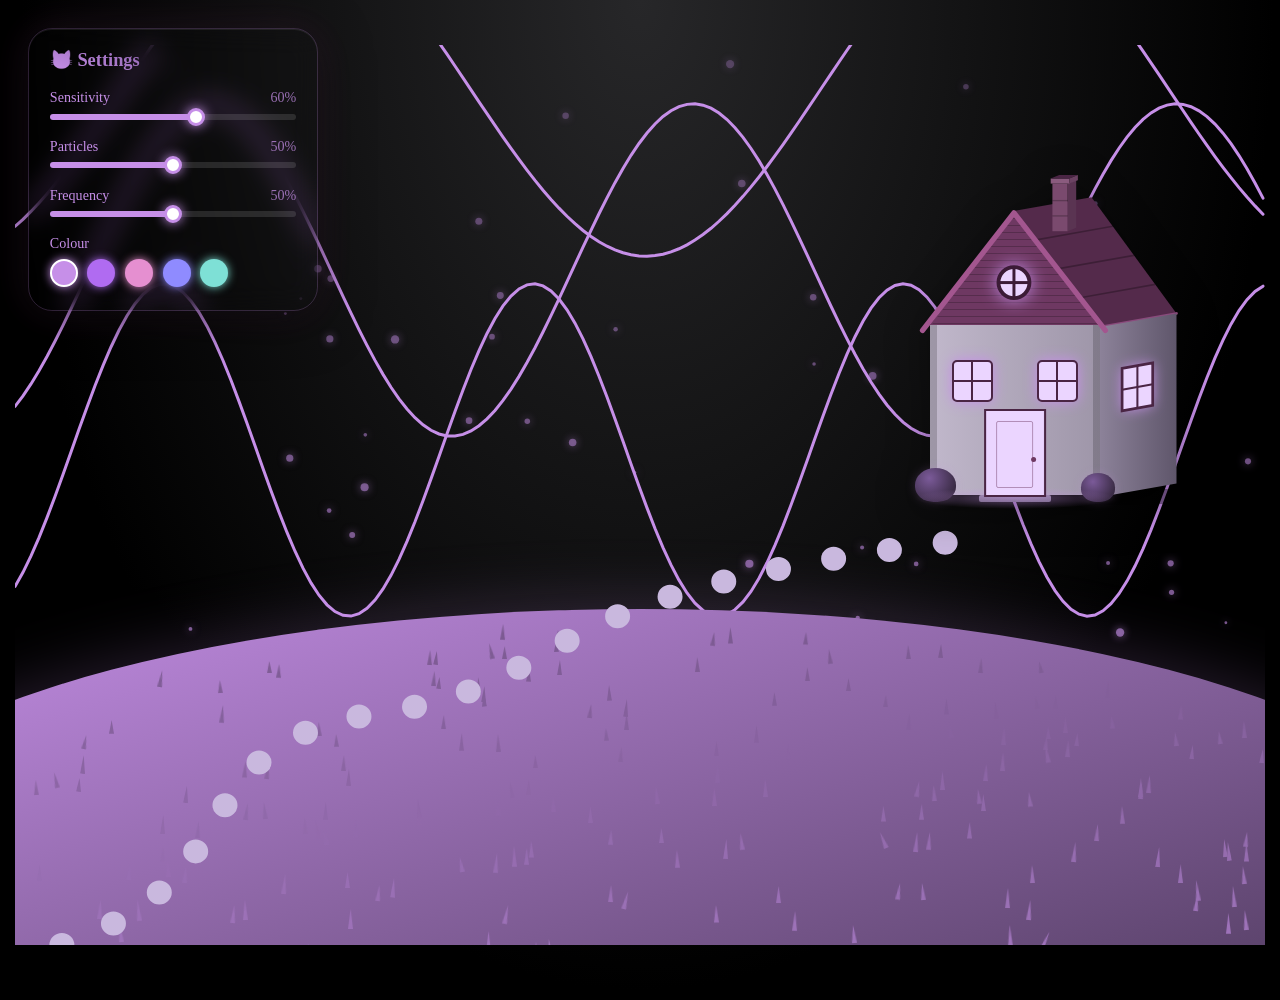
<file: Pages/settings.html>
<!DOCTYPE html>
<html lang="en">
<head>
   <meta charset="UTF-8">
    <meta name="viewport" content="width=device-width, initial-scale=1.0">
    <meta name="description" content="VibeCat Music - drop a song on the moon or paste a YouTube link and press play.">
    <meta name="keywords" content="music player, cat, vibecat, purple cat, youtube player">
    <title>VibeCat Music Studio</title>
     <link rel="stylesheet" href="../style.css">
    <link rel="stylesheet" href="../settings.css">
   
    
</head>
<body>
    <script src="../JS/visualiser.Js" defer></script>
    <header>
        <h1 class="visually-hidden">VibeCat Music &mdash; customise your night sky visualiser</h1>
    </header>
    <main class="scene">
  
   <canvas id="visualiserCanvas" aria-hidden="true"></canvas>
    <div class="starfield" aria-hidden="true"></div>
    
        <section class="panel" aria-label="Visualiser settings">
            <h2>😺 Settings</h2>
         

            <div class="control">
                <div class="control__head"><label for="sens">Sensitivity</label><output id="sensOut"></output></div>
                <input type="range" id="sens" min="0" max="100">
            </div>
            <div class="control">
                <div class="control__head"><label for="parts">Particles</label><output id="partsOut"></output></div>
                <input type="range" id="parts" min="0" max="100">
            </div>
            <div class="control">
                <div class="control__head"><label for="freq">Frequency</label><output id="freqOut"></output></div>
                <input type="range" id="freq" min="0" max="100">
            </div>
            <div class="control">
                <div class="control__head"><span>Colour</span></div>
                <div class="swatches" role="group" aria-label="Wave colour">
                    <button type="button" class="swatch" style="--c:#C68FE8" data-c="#C68FE8" aria-label="Lilac"></button>
                    <button type="button" class="swatch" style="--c:#B06BF1" data-c="#B06BF1" aria-label="Violet"></button>
                    <button type="button" class="swatch" style="--c:#E58FD0" data-c="#E58FD0" aria-label="Orchid"></button>
                    <button type="button" class="swatch" style="--c:#8F8BFF" data-c="#8F8BFF" aria-label="Periwinkle"></button>
                    <button type="button" class="swatch" style="--c:#7EE0D6" data-c="#7EE0D6" aria-label="Aqua"></button>
                </div>
            </div>
        </section>
        <section class="world"> 
      <div class="ground" aria-hidden="true">
    <svg viewBox="0 0 315 101" fill="none" xmlns="http://www.w3.org/2000/svg">
        <defs>
            <linearGradient id="purple-fade" x1="1" y1="1" x2="0" y2="0">
                <stop offset="0"   stop-color="#3B2C46" />  
                <stop offset="30"   stop-color="#c68fe8" />  
            </linearGradient>
        </defs>
        <ellipse cx="157.5" cy="50.5" rx="157.5" ry="50.5" fill="url(#purple-fade)"/>
    </svg>
</div>
        <svg class="pathway" viewBox="0 0 800 600" preserveAspectRatio="none" aria-hidden="true">
            <path class="pathway-line"
                  d="M30,600 C160,555 100,465 235,445 C365,425 315,365 610,330"
                  fill="none" stroke="#C9B8DE" stroke-width="16"
                  stroke-linecap="round" stroke-dasharray="0 36"/>
        </svg>
        <div class="house">
            <svg class="house-depth" viewBox="0 -24 145 192.4" fill="none" xmlns="http://www.w3.org/2000/svg" aria-hidden="true">
        <defs>
            <linearGradient id="sideWall" x1="0" y1="0" x2="1" y2="0">
                <stop offset="0" stop-color="#8C8299"/>
                <stop offset="1" stop-color="#5F566B"/>
            </linearGradient>
        </defs>
        
        <ellipse cx="105" cy="168" rx="66" ry="5" fill="rgba(0,0,0,.35)"/>
        
        <polygon points="50,0 95,-8 145,60.4 100,68.4" fill="#542A4B"/>
        <g stroke="rgba(0,0,0,.28)" stroke-width="1">
            <line x1="62.5" y1="17.1" x2="107.5" y2="9.1"/>
            <line x1="75"   y1="34.2" x2="120"   y2="26.2"/>
            <line x1="87.5" y1="51.3" x2="132.5" y2="43.3"/>
        </g>
        <line x1="100" y1="68.4" x2="145" y2="60.4" stroke="#8A4A7C" stroke-width="1.6" stroke-linecap="round"/>
        
        <rect x="72" y="-16" width="9" height="28" fill="#7A4A6E"/>
        <polygon points="81,-16 86,-18 86,10 81,12" fill="#5A3452"/>
        <line x1="72" y1="-6" x2="81" y2="-6" stroke="rgba(0,0,0,.25)" stroke-width=".8"/>
        <line x1="72" y1="3"  x2="81" y2="3"  stroke="rgba(0,0,0,.25)" stroke-width=".8"/>
        <rect x="71" y="-19" width="11" height="3" fill="#8A5B7E"/>
        <polygon points="71,-19 76,-21 87,-21 82,-19" fill="#4A2544"/>
        <polygon points="82,-19 87,-21 87,-18 82,-16" fill="#6B4262"/>
        
      
      
        <polygon points="100,68.4 145,60.4 145,160.4 100,168.4" fill="url(#sideWall)"/>
        
        <polygon class="side-window" points="113,92.7 131,89.5 131,114.5 113,117.7" fill="#EBD5FF"/>
        <g stroke="#4A2544" stroke-width="1.2">
            <line x1="122" y1="91.1" x2="122" y2="116.1"/>
            <line x1="113" y1="105.2" x2="131" y2="102"/>
        </g>
        <polygon points="113,92.7 131,89.5 131,114.5 113,117.7" stroke="#4A2544" stroke-width="1.6" fill="none"/>
    </svg>

    <div class="house-roof">
        <svg viewBox="0 0 57 39" fill="none" xmlns="http://www.w3.org/2000/svg">
            <path d="M28.1458 0L56.2916 38.25H-1.33514e-05L28.1458 0Z" fill="#6E3862"/>
        </svg>

      
        <svg class="roof-trim" viewBox="0 0 57 39" fill="none" xmlns="http://www.w3.org/2000/svg" aria-hidden="true">
            <polyline points="-2.5,40 28.15,0.6 58.8,40" stroke="#A3568F" stroke-width="1.8" stroke-linecap="round" stroke-linejoin="round"/>
            <circle class="attic" cx="28.15" cy="24" r="5.2" fill="#EBD5FF" stroke="#3B1B36" stroke-width="1.3"/>
            <line x1="28.15" y1="18.8" x2="28.15" y2="29.2" stroke="#3B1B36" stroke-width="1"/>
            <line x1="22.95" y1="24"   x2="33.35" y2="24"   stroke="#3B1B36" stroke-width="1"/>
        </svg>
    </div>

    <div class="house-base">
        <svg viewBox="0 0 54 54" fill="none" xmlns="http://www.w3.org/2000/svg">
            <rect width="54" height="54" fill="#B8AEC4"/>
        </svg>
        <div class="house-window"></div>

    
        <div class="house-window house-window--right"></div>
        <div class="house-lamp"></div>
        <div class="house-step"></div>
        <div class="house-bush house-bush--l"></div>
        <div class="house-bush house-bush--r"></div>

        <div class="house-door">
            <svg viewBox="0 0 24 35" fill="none" xmlns="http://www.w3.org/2000/svg">
                <rect width="24" height="35" fill="#1A1420"/>
            </svg>
        </div>
        </div>
        </div>
        </section>
         <script src="https://cdnjs.cloudflare.com/ajax/libs/gsap/3.12.5/gsap.min.js" defer></script>
   <script src="../JS/grass.js" defer></script>
    </main>
    <footer></footer>
</body>

</html>

<!-- 
Make the house more.... appealing
Colour gradient on the ground and maybe some grass thats like GSAP Animated






Add the house scroll, and then build the visualiser ourselves

Lock the scroll and throw it away nneed a managter  -->
</file>
<file: style.css>
* {
    margin: 0;
    padding: 0;
    box-sizing: border-box;
      font-family: Garamond, Baskerville, "Baskerville Old Face", "Hoefler Text", "Times New Roman", serif;
}
 
:root {
    --sky-top: #000000;
    --sky-bottom: #272729;
    --moon-light: #fcfcfc;
    --moon-mid: #5D3D7B;
    --moon-dark: #6E3862;
    --crater: #282828;
    --accent: #B06BF1;
    --accent-soft: #4a045b;
    --text-soft: #C68FE8;
}
 
body {
    position: relative;
    min-height: 100vh;
    overflow-x: hidden;
    display: flex;
    flex-direction: column;
    align-items: center;
    justify-content: center;
    font-family: Garamond, Baskerville, "Baskerville Old Face", "Hoefler Text", "Times New Roman", serif;
    background: radial-gradient(ellipse at 50% 0%, var(--sky-bottom), var(--sky-top) 70%);
    color: #E9E5EB;
    padding: 15px;
    min-height: 100vh;
    min-height: 100dvh;
}

p {
      font-family: Garamond, Baskerville, "Baskerville Old Face", "Hoefler Text", "Times New Roman", serif;
}
.scroll-locked{
   overflow: hidden; 
}
.row-container {
  display: flex;
  align-items: center;
  gap: 15px; 
}

.circle-shape {
  width: 50px;
  height: 50px;
  background-color: #2ecc71;
  border-radius: 50%;
}

.visually-hidden {
    position: absolute;
    width: 1px;
    height: 1px;
    padding: 0;
    margin: -1px;
    /* overflow: hidden; */
    clip: rect(0, 0, 0, 0);
    white-space: nowrap;
    border: 0;
}

 #curtain {
    position: fixed;
    inset: 0;
    background: #000;
    opacity: 0;
    pointer-events: none;
    z-index: 999;
    transition: opacity 0.8s ease;
}

.starfield {
    position: fixed;
    inset: 0;
    z-index: 0;
    pointer-events: none;
    /* overflow: hidden; */
}
 
.star {
    position: absolute;
    background: #ffffff;
    border-radius: 50%;
    opacity: 0.2;
    animation: twinkle ease-in-out infinite;
}
 
@keyframes twinkle {
    0%, 100% { opacity: 0.15; transform: scale(1); }
    50% { opacity: 0.9; transform: scale(1.4); }
}
 
@media (prefers-reduced-motion: reduce) {
    .star {
        animation: none;
        opacity: 0.5;
    }
}
 
header {
    position: relative;
    z-index: 1;
    text-align: center;
    margin-bottom: 30px;
}
 
header h1 {
    font-size: 2.5rem;
    background: linear-gradient(200deg, #5D3D7B, #C68FE8);
    -webkit-background-clip: text;
    -webkit-text-fill-color: transparent;
    background-clip: text;
}
 #main-heading{
  
    padding: 3px;
    margin: 1px;

    
 }
.tagline {
    color: var(--text-soft);
    font-size: 1.1rem;
    opacity: 0.8;
    margin-top: 0.5rem;
}
 
main {
    position: relative;
    z-index: 1;
    display: flex;
    justify-content: center;
    width: 100%;
    
}
 
.player-section {
    display: flex;
    flex-direction: column;
    align-items: center;
    gap: 1.75rem;
    width: 100%;
    max-width: 480px;
}
 

button {
    display: flex;
    align-items: center;
    justify-content: center;
    width: 50px;
    height: 50px;
    padding: 0;
    border-radius: 14px;
    background-color: #B06BF1;
    border: none;
    cursor: pointer;
    transition: background-color 0.3s ease, transform 0.15s ease;
}
.controls button:hover {
    background-color: #5D3D7B;
}

.controls button:active {
    transform: scale(0.97);
}

 
button:focus-visible,
.moon-label:focus-visible,
input:focus-visible {
    outline: 2px solid var(--moon-light);
    outline-offset: 3px;
}
 #songToggle {
    width: auto;
    min-width: 90px;
    padding: 0 1rem;
    color: #E9E5EB;
    font-weight: bold;
    font-size: 1rem;
}

.music-player {
    width: 100%;
    max-width: 420px;
    border-radius: 24px;
    background: #282828;
   
}
 
.youtube-embed {
   position: absolute;
   top: 120px;
    z-index: 10;
    width: 100%;
    max-width: 420px;
    aspect-ratio: 16 / 9;
    border-radius: 24px;
    overflow: hidden;
   
}
 

.youtube-embed iframe {
    width: 100%;
    height: 100%;
    border: 0;
}
 
.youtube-discovery{
     display: flex;         
  flex-direction: row; 
   flex-wrap: wrap; 
   padding :10px;
   width: 100%;
   height: fit-content;
   background: #5D3D7B;
 border-radius: 6px;
 gap: 10px;
}
.discovery-card{
   background-color:var(--accent-soft) ;
   border: 2px solid var(--moon-mid);
   padding: 60px;
   cursor: pointer;
   flex: 1 1 150px;
   
}
.discovery-card:hover{
border-color: var(--text-soft);
    box-shadow: 0 0 10px rgba(176, 107, 241, 0.35);
}
.moon-drop {
    display: flex;
    justify-content: center;
}
 
.moon-label {
    display: flex;
    flex-direction: column;
    align-items: center;
    gap: 1rem;
    cursor: pointer;
}
 .moon-wrap {
    position: relative;
    width: 200px;
    height: 200px;
    display: flex;
    align-items: center;
    justify-content: center;
}
.moon {
    position: relative;
    width: 200px;
    height: 200px;
    inset: 0;
    border-radius: 50%;
    background: radial-gradient(circle at 35% 30%, var(--moon-light), var(--moon-mid) 55%, var(--moon-dark) 100%);
    box-shadow: 0 0 60px #6E3862, inset 0 -14px 30px rgba(0, 0, 0, 0.25);
    overflow: hidden;
    transition: transform 0.25s ease, box-shadow 0.25s ease;
}




.moon-ring {
    position: absolute;
    inset: -30px;             
    width: calc(100% + 60px);
    height: calc(100% + 60px);
    pointer-events: none;    
    animation: spin 20s linear infinite; 
}

.moon-ring__text {
    fill: var(--text-soft);
    font-size: 14px;
    font-weight: 600;
    letter-spacing: 2px;
    text-transform: uppercase;
}

@keyframes spin {
    to { transform: rotate(360deg); }
}

@media (prefers-reduced-motion: reduce) {
    .moon-ring { animation: none; }
}

 
.moon-label:hover .moon,
.moon-label:focus-visible .moon,
.moon-drop.is-drag-over .moon {
    transform: scale(1.05);
    box-shadow: 0 0 90px #B06BF1, inset 0 -14px 30px rgba(0, 0, 0, 0.25);
}
 
.crater {
    position: absolute;
    border-radius: 50%;
    background: radial-gradient(circle at 35% 30%, var(--crater), transparent 75%);
}
 
.crater--big {
    width: 70px;
    height: 70px;
    top: 20px;
    left: 30px;
}
 
.crater--medium {
    width: 42px;
    height: 42px;
    top: 110px;
}
 
.crater--medium-left {
    left: 20px;
}
 
.crater--medium-right {
    right: 25px;
    top: 60px;
}
 
.crater--small {
    width: 26px;
    height: 26px;
    bottom: 20px;
    left: 90px;
}
 
.drop-instructions {
    color: var(--text-soft);
    font-size: 0.95rem;
    text-align: center;
}
 

.youtube-input {
    width: 100%;
    margin-top:20px ;
    display: flex;
    flex-direction: column;
    align-items: center;
    gap: 0.6rem;
}
 
.youtube-input label {
    color: var(--text-soft);
    font-size: 0.95rem;
}
 
.youtube-input__row {
    width: 100%;
    display: flex;
    gap: 0.6rem;
}
 
.youtube-input__row input {
    flex: 1;
    min-width: 0;
    padding: 0.7rem 1rem;
    border-radius: 40px;
    border: 1px solid rgba(196, 181, 253, 0.4);
    background: rgba(255, 255, 255, 0.06);
    color: #B06BF1;
    font-size: 0.95rem;
}
 
.youtube-input__row input::placeholder {
    color: rgba(196, 181, 253, 0.6);
}
 
.youtube-input__row button {
    flex-shrink: 0;
    padding: 0.7rem 1.4rem;
}
 
.youtube-error {
    color: #f15743;
    font-size: 0.85rem;
    text-align: center;
}
#loadYoutube{
       background: #B06BF1;
    color: #fff;
    font-size: 1rem;
    padding: 0.75rem 1.5rem;
    border-radius: 40px;
    border: 1px solid rgba(198, 143, 232, 0.35);
    cursor: pointer;
    transition: background 0.3s ease, box-shadow 0.3s ease, transform 0.15s ease;
    box-shadow: 0 0 14px rgba(176, 107, 241, 0.35);

}
 #loadYoutube:hover {
    background: #6E3862;
    box-shadow: 0 0 22px #C68FE8;
}

#loadYoutube:active {
    transform: scale(0.97);
}

#loadYoutube:focus-visible {
    outline: 2px solid var(--moon-light);
    outline-offset: 3px;
}
/* this is the floting stuff */
#songHost {
     display: flex; align-items: flex-end; gap: 10px;
 }
#youtubeEmbed iframe {  
    width: 100%;
    max-width: 420px;
    aspect-ratio: 16 / 9;
    border-radius: 24px;
    overflow: hidden; } 
#ytPlayer{
    font-size: 8px;
}



footer {
    position: relative;
    z-index: 1;
    margin-top: 2.5rem;
    color: var(--text-soft);
    opacity: 0.6;
    font-size: 0.85rem;
}
/* Settings Page styles */
 :root {
    --hill: #3B2C46;
    --house-wall: #B8AEC4;
    --house-roof: #6E3862;
    --house-door: #1A1420;
    --path-stone: #C9B8DE;
}

.scene {
    position: relative;
    width: 100%;
    height: 100vh;
    min-height: 520px;
    overflow: hidden;
}


.custom-buttons {
    position: fixed;
    top: 1.75rem;
    left: 1.75rem;
    z-index: 3;
    display: flex;
    flex-direction: column;
    gap: 0.6rem;
}

.custom-buttons button {
    font-size: 0.85rem;
    padding: 0.6rem 1.2rem;
    text-align: left;
    background: rgba(40, 40, 40, 0.55);
    border: 1px solid rgba(198, 143, 232, 0.25);
    backdrop-filter: blur(6px);
    -webkit-backdrop-filter: blur(6px);
}

.custom-buttons button:hover {
    background: var(--accent);
    box-shadow: 0 0 16px rgba(176, 107, 241, 0.35);
}


.ground {
    position: absolute;
    bottom: -22vh;
    left: 50%;
    width: 130vw;
    transform: translateX(-50%);
    z-index: 1;
    filter: drop-shadow(0 -6px 18px rgba(0, 0, 0, 0.35));
}

.ground svg {
    width: 100%;
    height: auto;
    display: block;
}

.pathway {
    position: absolute;
    inset: 0;
    width: 100%;
    height: 100%;
    z-index: 1;
    pointer-events: none;
}


.house {
    position: absolute;
    bottom: 50vh;
    left: 80%;
    width: clamp(100px, 16vw, 170px);
    transform: translateX(-50%);
    z-index: 2;
    filter: drop-shadow(0 10px 20px rgba(0, 0, 0, 0.4));
}

.house-roof svg,
.house-base svg,
.house-door svg {
    width: 100%;
    height: auto;
    display: block;
}

.house-roof {
    position: relative;
    margin-bottom: -2px; 
}

.house-base {
    position: relative;
}

.house-door {
    position: absolute;
    bottom: 0;
    left: 50%;
    width: 34%;
    transform: translateX(-50%);
}

@media (max-width: 480px) {
    .custom-buttons {
        top: 1rem;
        left: 1rem;
        gap: 0.4rem;
    }

    .custom-buttons button {
        font-size: 0.75rem;
        padding: 0.5rem 0.9rem;
    }

    .house {
        bottom: 22vh;
        left: 62%;
    }
}

@media (max-width: 480px) {
    .moon {
        width: 160px;
        height: 160px;
    }
 
    .crater--big { width: 56px; height: 56px; top: 16px; left: 24px; }
    .crater--medium { width: 34px; height: 34px; top: 88px; }
    .crater--medium-right { top: 46px; }
    .crater--small { width: 20px; height: 20px; bottom: 16px; left: 70px; }
 
    .youtube-input__row {
        flex-direction: column;
    }
}
</file>
<file: settings.css>
:root {
    --accent-dark: #4a2544;
    --glow: #C68FE8;          
}


.scene { min-height: 100vh; }


.sky-moon {
    position: absolute;
    top: 9%;
    right: 12%;
    width: clamp(60px, 8vw, 100px);
    aspect-ratio: 1;
    border-radius: 50%;
    background: radial-gradient(circle at 35% 30%, var(--moon-light), var(--moon-mid) 60%, var(--moon-dark));
    box-shadow: 0 0 60px 10px rgba(110, 56, 98, .8), 0 0 140px 40px rgba(93, 61, 123, .35);
    z-index: 1;
}

#aurora {
    position: absolute;
    inset: 0;
    width: 100%;
    height: 100%;
    z-index: -1;
    pointer-events: none;
}


.ground { 
    z-index: 2;
     filter: drop-shadow(0 -8px 30px rgba(198, 143, 232, .18));
        
}
.ground--back {
    bottom: -30vh;
    width: 170vw;
    left: 35%;
    z-index: 1;
    opacity: .9;
    filter: none;
}
.pathway { z-index: 2; }


.house { z-index: 3; }
.house-door rect { fill: #EBD5FF; filter: drop-shadow(0 0 8px var(--glow)); }
.house-window {
    position: absolute;
    top: 22%;
    left: 14%;
    width: 22%;
    aspect-ratio: 1;
    background: #EBD5FF;
    border-radius: 3px;
    box-shadow: 0 0 14px 2px var(--glow);
    animation: flicker 4s ease-in-out infinite;
}
.house-base::after {        
    content: "";
    position: absolute;
    left: 50%;
    bottom: -14px;
    width: 120%;
    height: 22px;
    transform: translateX(-50%);
    background: radial-gradient(ellipse, rgba(198, 143, 232, .45), transparent 70%);
}
@keyframes flicker { 0%,100% { opacity: 1; } 50% { opacity: .78; } }
.house-door { z-index: 2; }


.scene { 
    position: relative;
 }
.world {
    position: absolute;
    inset: 0;
    transform-origin: 0 0;
    will-change: transform;
}

.house-doorway {
    position: absolute;      
    z-index: 1;            
    pointer-events: none;
    background: radial-gradient(ellipse at 50% 100%, #f3dcff 0%, #c68fe8 45%, #4b2a6b 100%);
    box-shadow: inset 0 0 10px rgba(0, 0, 0, .45);
}

.panel {
    position: fixed;
    top: 1.75rem;
    left: 1.75rem;
    z-index: 5;
    width: min(290px, calc(100% - 2rem));
    padding: 1.25rem 1.3rem 1.4rem;
    display: flex;
    flex-direction: column;
    gap: 1.15rem;
    border-radius: 24px;

    border: 1px solid rgba(198, 143, 232, .22);
    box-shadow: 0 10px 50px rgba(0, 0, 0, .5), 0 0 40px rgba(110, 56, 98, .25), inset 0 1px 0 rgba(255, 255, 255, .08);
    backdrop-filter: blur(14px) saturate(140%);
    -webkit-backdrop-filter: blur(14px) saturate(140%);
}
.panel h2 {
    font-size: 1.15rem;
    background: linear-gradient(200deg, #5D3D7B, #C68FE8);
    -webkit-background-clip: text;
    background-clip: text;
    -webkit-text-fill-color: transparent;
}
.panel .hint { color: var(--text-soft); opacity: .7; font-size: .78rem; margin-top: -.8rem; }

.control { display: flex; flex-direction: column; gap: .45rem; }
.control__head {
    display: flex;
    justify-content: space-between;
    color: var(--text-soft);
    font-size: .88rem;
}
.control output { opacity: .75; font-variant-numeric: tabular-nums; }

input[type="range"] {
    -webkit-appearance: none;
    appearance: none;
    width: 100%;
    height: 6px;
    border-radius: 6px;
    background: linear-gradient(90deg, var(--glow) var(--fill, 50%), rgba(255, 255, 255, .12) var(--fill, 50%));
    outline: none;
}
input[type="range"]::-webkit-slider-thumb {
    -webkit-appearance: none;
    width: 18px; height: 18px;
    border-radius: 50%;
    background: #fff;
    border: 3px solid var(--glow);
    box-shadow: 0 0 12px var(--glow);
    cursor: pointer;
}
input[type="range"]::-moz-range-thumb {
    width: 12px; height: 12px;
    border-radius: 50%;
    background: #fff;
    border: 3px solid var(--glow);
    box-shadow: 0 0 12px var(--glow);
    cursor: pointer;
}

.swatches { display: flex; gap: .6rem; }
.swatch {
    width: 28px; height: 28px;
    padding: 0;
    border-radius: 50%;
    background: var(--c);
    border: 2px solid transparent;
    box-shadow: 0 0 10px var(--c);
}
.swatch:hover { background: var(--c); transform: scale(1.12); }
.swatch[aria-pressed="true"] { border-color: #fff; }

.back-link {
    align-self: flex-start;
    padding: .5rem 1.1rem;
    font-size: .82rem;
    color: #fff;
    text-decoration: none;
    border-radius: 40px;
    background: rgba(110, 56, 98, .6);
    border: 1px solid rgba(198, 143, 232, .3);
    transition: box-shadow .3s ease;
}
.back-link:hover { box-shadow: 0 0 20px var(--glow); }


@media (prefers-reduced-motion: reduce) { .house-window { animation: none; } }


.roof-cat {
    position: absolute;
    width: 34%;
    left: 50%;
    bottom: 38%;
    transform: translateY(calc(var(--beat, 0) * -3px));
    filter: drop-shadow(0 0 6px rgba(198, 143, 232, .5));
}
.roof-cat__tail {
    transform-origin: 6px 30px;
    animation: wag 2.4s ease-in-out infinite;
}
@keyframes wag { 0%,100% { transform: rotate(-8deg); } 50% { transform: rotate(10deg); } }
@media (prefers-reduced-motion: reduce) { .roof-cat__tail { animation: none; } }


.house-depth {
    position: absolute;
    left: 0;
    top: -14.25%;         
    width: 145%;         
    height: auto;
    overflow: visible;
    z-index: -1;        
    pointer-events: none;
}
.house-depth .side-window { animation: flicker 5s ease-in-out infinite; filter: drop-shadow(0 0 4px var(--glow)); }



.house-roof .roof-trim {
    position: absolute;
    inset: 0;
    width: 100%;
    height: 100%;
    overflow: visible;
    z-index: 1;
}
.roof-trim .attic { filter: drop-shadow(0 0 3px var(--glow)); animation: flicker 6s ease-in-out infinite; }

.house-roof::after {
    content: "";
    position: absolute;
    inset: 0;
    clip-path: polygon(49.9% 0, 100% 100%, 0 100%);
    background: repeating-linear-gradient(180deg, rgba(0,0,0,.22) 0 1px, transparent 1px 7px);
    pointer-events: none;
}


.house-base::before {
    content: "";
    position: absolute;
    inset: 0;
    background:
        linear-gradient(90deg, rgba(0,0,0,.18) 0 4%, transparent 4% 96%, rgba(0,0,0,.18) 96% 100%),
        linear-gradient(90deg, rgba(255,255,255,.12), rgba(0,0,0,.14));
    pointer-events: none;
}

.house-window {
    outline: 2px solid var(--accent-dark);
    outline-offset: 0;
}
.house-window::before,
.house-window::after {
    content: "";
    position: absolute;
    background: var(--accent-dark);
}
.house-window::before { left: 50%; top: 0; width: 2px; height: 100%; transform: translateX(-50%); }
.house-window::after  { top: 50%; left: 0; height: 2px; width: 100%; transform: translateY(-50%); }
.house-window--right { left: 64%; animation-delay: -2s; }  


.house-door { outline: 2px solid var(--accent-dark); outline-offset: 0; }
.house-door::before {         
    content: "";
    position: absolute;
    inset: 12% 18% 8%;
    border: 1px solid rgba(110, 56, 98, .45);
    border-radius: 2px;
}
.house-door::after {             /* knob */
    content: "";
    position: absolute;
    right: 14%;
    top: 55%;
    width: 9%;
    aspect-ratio: 1;
    border-radius: 50%;
    background: #6E3862;
}


.house-step {
    position: absolute;
    left: 29%;
    width: 42%;
    height: 7px;
    bottom: -7px;
    border-radius: 2px;
    background: linear-gradient(#8C8299, #6F657C);
}

.house-bush {
    position: absolute;
    bottom: -4%;
    width: 24%;
    aspect-ratio: 1.2;
    border-radius: 50% 50% 45% 45%;
    background: radial-gradient(circle at 35% 30%, #7B5A99, #3B2C46 75%);
    box-shadow: 0 0 10px rgba(198, 143, 232, .2);
}
.house-bush--l { left: -9%; }
.house-bush--r { right: -9%; width: 20%; }

@media (prefers-reduced-motion: reduce) {
    .house-depth .smoke { animation: none; }
    .house-depth .side-window, .roof-trim .attic, .house-lamp { animation: none; }
}

body:has(main.scene) .youtube-embed {
    opacity: 0;
    pointer-events: none;
    transform: translateY(-9999px);
    padding: 0;
    overflow: 0;
}

.scene {
    min-height: 100vh;
    min-height: 100dvh;
    height: 100dvh;
}
#visualiserCanvas{
    position: absolute;
    inset: 0;
    width: 100%;
    height: 100%;
    pointer-events: none;
}
@media (max-width: 480px) {
   .ground {
        width: max(240vw, 180dvh);
        min-width: 0;
        bottom: -4dvh;
    }

    .ground--back {
        width: max(280vw, 200dvh);
        min-width: 0;
        bottom: -6dvh;
    }
    .house {
        bottom: 48dvh;
        left: 46%;
        width: 115px;
    }
    .panel {
        top: auto;
        bottom: 1rem;
        left: 1rem;
        right: 1rem;
        width: auto;
        max-width: 420px;
        margin-inline: auto;
        gap: 0.85rem;
        padding: 1rem 1.15rem;
    }

    .panel .hint {
        display: none;
    }

    .sky-moon {
        top: 5%;
        right: 8%;
    }
    .swatches {
        justify-content: space-between;
        gap: 0.5rem;
    }

    .swatch {
        width: 36px;
        height: 36px;
    }

    input[type="range"] {
        height: 8px;
        touch-action: none; 
    }

    input[type="range"]::-webkit-slider-thumb {
        width: 22px;
        height: 22px;
    }

    input[type="range"]::-moz-range-thumb {
        width: 18px;
        height: 18px;
    }
}
</file>
